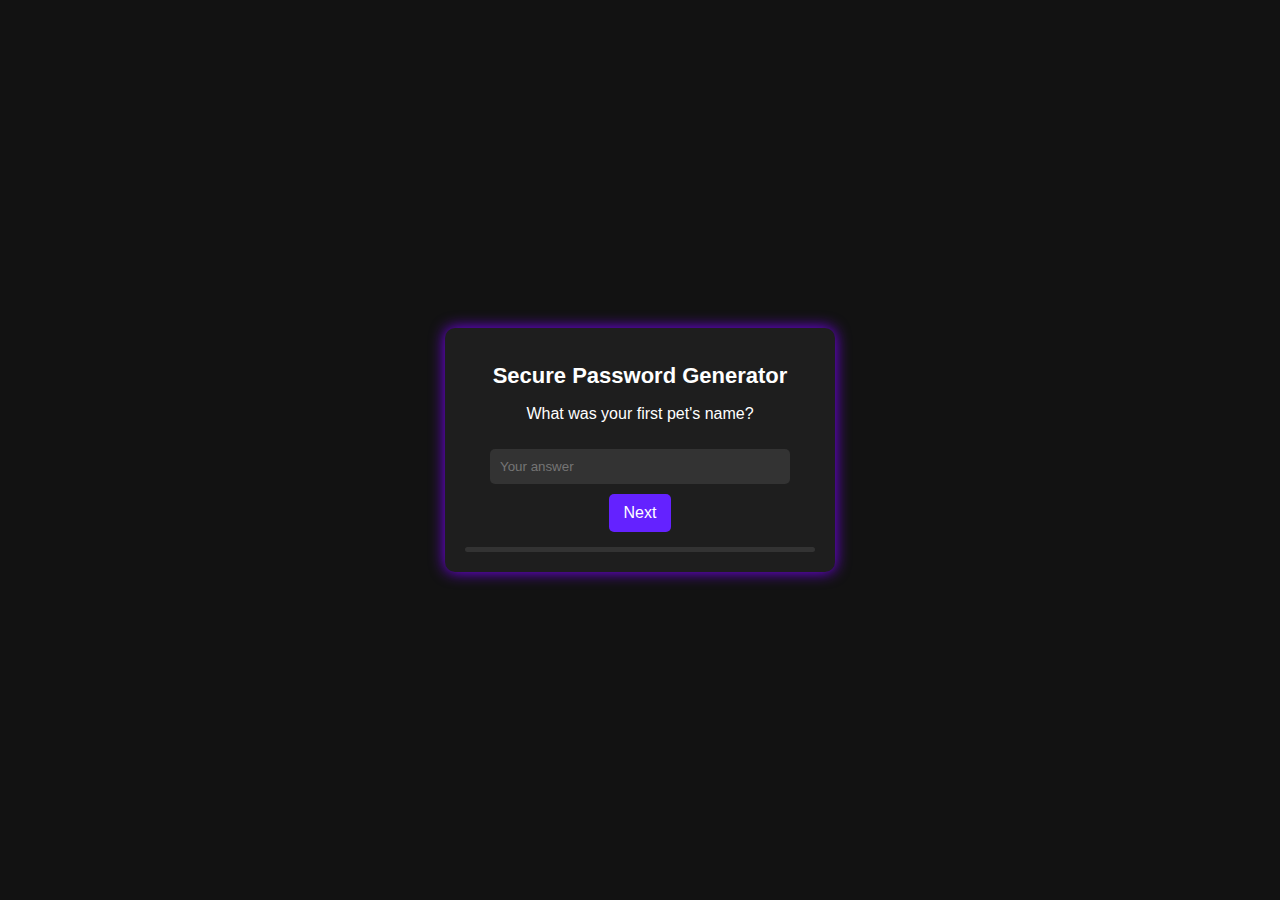
<file: index.html>
<!DOCTYPE html>
<html lang="en">
<head>
    <meta charset="UTF-8">
    <meta name="viewport" content="width=device-width, initial-scale=1.0">
    <title>Secure Password Generator</title>
    <style>
        body {
    font-family: Arial, sans-serif;
    background-color: #121212;
    color: #ffffff;
    display: flex;
    justify-content: center;
    align-items: center;
    height: 100vh;
    margin: 0;
}

.container {
    text-align: center;
    background: #1e1e1e;
    padding: 20px;
    border-radius: 10px;
    width: 350px;
    box-shadow: 0 0 15px rgb(123, 0, 255);
}

h1 {
    font-size: 22px;
}

.hidden {
    display: none;
}

input {
    width: 80%;
    padding: 10px;
    margin: 10px 0;
    border: none;
    border-radius: 5px;
    outline: none;
    background: #333;
    color: white;
}

button {
    padding: 10px 15px;
    border: none;
    border-radius: 5px;
    background: #6422ff;
    color: white;
    font-size: 16px;
    cursor: pointer;
    transition: background 0.3s;
}

button:hover {
    background: #5319e6;
}

.progress {
    width: 100%;
    height: 5px;
    background: #333;
    margin-top: 15px;
    border-radius: 5px;
    overflow: hidden;
}

#progressBar {
    width: 0%;
    height: 100%;
    border-radius: 5px;
    background: rgb(158,0,255);
    background: linear-gradient(45deg, rgba(158,0,255,1) 0%, rgba(158,0,255,1) 47%, rgba(59,0,255,1) 85%);
    transition: width 0.5s;
}

    </style>
</head>
<body>
    <div class="container">
        <h1>Secure Password Generator</h1>
        <div id="questionnaire">
            <p id="question"></p>
            <input type="text" id="answer" placeholder="Your answer" required>
            <button id="nextBtn">Next</button>
            <div class="progress">
                <div id="progressBar"></div>
            </div>
        </div>
        <div id="result" class="hidden">
            <h2>Your Secure Password:</h2>
            <input type="text" id="password" readonly>
            <button id="copyBtn">Copy</button>
            <p id="strength"></p>
        </div>
    </div>
    <script>
const questions = [
    "What was your first pet's name?",
    "Name of your sibling (or best friend)?",
    "What's your favorite geometric shape?",
    "Name a city you were born in?",
    "What was your childhood nickname?",
    "Pick a number between 1-10",
    "What's your favorite color?",
    "What is your top priority in life?"
];

let answers = [];
let currentQuestion = 0;

const questionEl = document.getElementById("question");
const answerEl = document.getElementById("answer");
const nextBtn = document.getElementById("nextBtn");
const progressBar = document.getElementById("progressBar");

const resultEl = document.getElementById("result");
const passwordEl = document.getElementById("password");
const copyBtn = document.getElementById("copyBtn");
const strengthEl = document.getElementById("strength");

function showQuestion() {
    questionEl.textContent = questions[currentQuestion];
    answerEl.value = "";
    answerEl.focus();
}

nextBtn.addEventListener("click", () => {
    const answer = answerEl.value.trim();
    if (!answer) return alert("Please enter a valid response!");

    answers.push(answer);
    currentQuestion++;

    progressBar.style.width = `${(currentQuestion / questions.length) * 100}%`;

    if (currentQuestion < questions.length) {
        showQuestion();
    } else {
        generatePassword();
    }
});

async function generatePassword() {
    document.getElementById("questionnaire").classList.add("hidden");
    resultEl.classList.remove("hidden");

    let seed = answers.join('|').toLowerCase();
    let password = await transformHash(seed);

    passwordEl.value = password;
    evaluatePasswordStrength(password);
}


function hashString(str) {
    let hash = 0;
    for (let i = 0; i < str.length; i++) {
        hash = (hash << 5) - hash + str.charCodeAt(i);
        hash &= hash;
    }
    return Math.abs(hash).toString(36);
}

async function transformHash(seed) {
    // Use a modern cryptographic hash function (SHA-256)
    const encoder = new TextEncoder();
    const data = encoder.encode(seed);
    const hashBuffer = await crypto.subtle.digest("SHA-256", data);
    
    // Convert hash to a base64-encoded string (more entropy than hex)
    let hashArray = Array.from(new Uint8Array(hashBuffer));
    let hashBase64 = btoa(String.fromCharCode.apply(null, hashArray));
    
    // Define a secure character set for the password
    const charset = "ABCDEFGHIJKLMNOPQRSTUVWXYZabcdefghijklmnopqrstuvwxyz0123456789!@#$%^&*()-_+=<>?";
    
    // Transform hash into a 16-character password using the charset
    let password = "";
    for (let i = 0; i < 16; i++) {
        let index = hashArray[i] % charset.length;
        password += charset[index];
    }
    
    return password;
}

function evaluatePasswordStrength(password) {
    let strength = 0;
    if (password.length >= 12) strength++;
    if (/[A-Z]/.test(password)) strength++;
    if (/[a-z]/.test(password)) strength++;
    if (/[0-9]/.test(password)) strength++;
    if (/[@$!%*?&#]/.test(password)) strength++;

    const messages = ["Weak 😢", "Fair 🙂", "Good 😊", "Strong 💪", "Very Strong 🔥"];
    strengthEl.textContent = `Strength: ${messages[strength]}`;
}

copyBtn.addEventListener("click", () => {
    passwordEl.select();
    document.execCommand("copy");
    alert("Password copied to clipboard!");
});

showQuestion();
    </script>
</body>
</html>
</file>
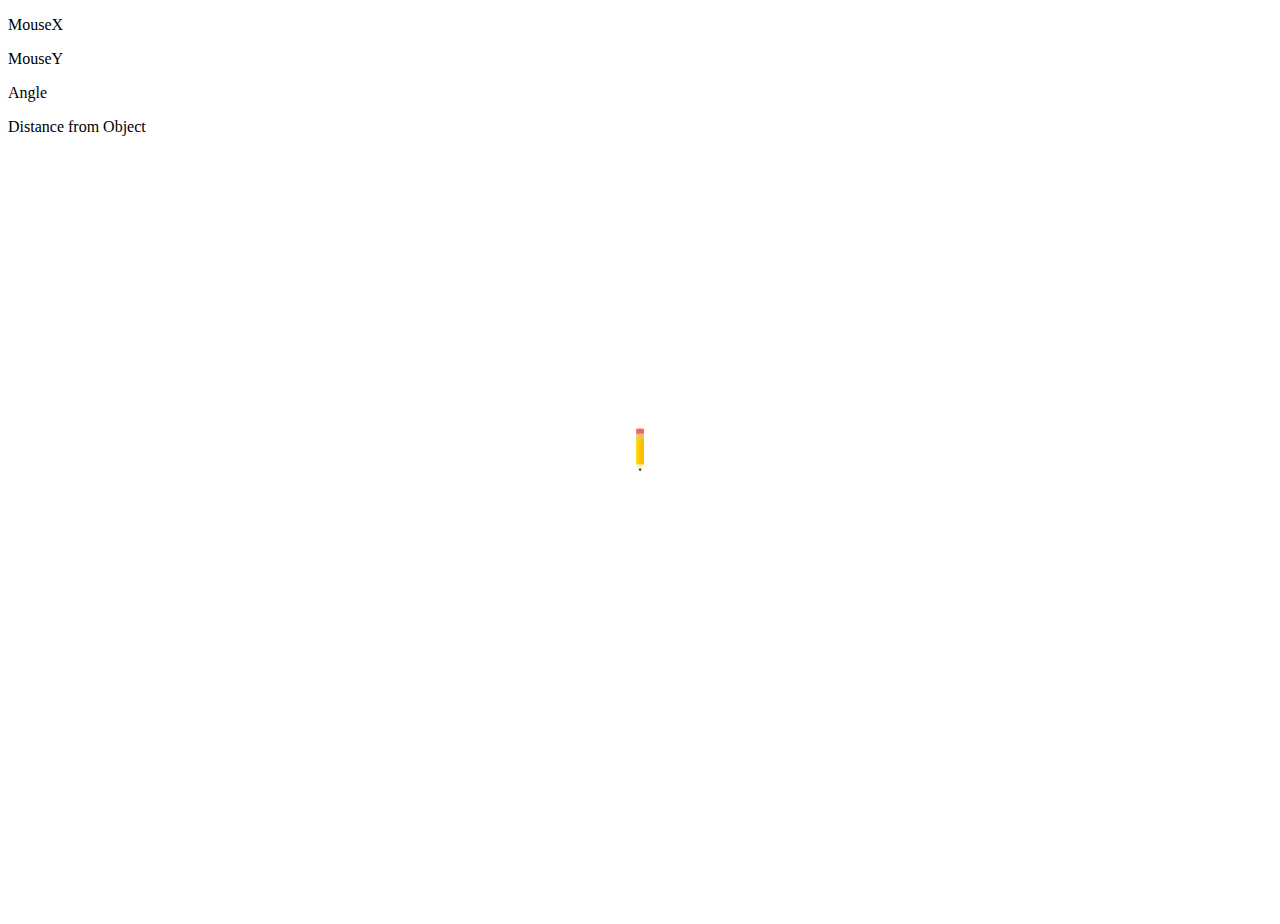
<file: drawPen.html>
<!DOCTYPE html>
<html>
<head>
    <title>Impossible img</title>
    <style>
        body {
            height: 100vh;
            overflow: hidden;
        }
        #img {
            position: absolute;
            top: 50%;
            left: 50%;
            transform: translate(-50%, -50%);
            transition: top 0.1s, left 0.1s;
            justify-content: center;
            align-items: center;
        }
    </style>
</head>
<body>
    <p id="mouseX"> MouseX</p>
    <p id="mouseY"> MouseY</p>
    <p id="angle"> Angle</p>
    <p id="distance"> Distance from Object</p>
    <img id="img" src="pencil.png" width="8vw">

    <script>
        let angle2 = 0
        document.addEventListener('mousemove', (event) => {
            const mouseX = event.clientX;
            const mouseY = event.clientY;

            document.getElementById("mouseX").innerHTML = " MouseX: " + mouseX;
            document.getElementById("mouseY").innerHTML = " MouseY: " + mouseY;

            const img = document.getElementById("img");
            const imgRect = img.getBoundingClientRect();
            const imgX = imgRect.left + imgRect.width/2;
            const imgY = imgRect.top + imgRect.height;
            
            const distance = Math.sqrt(Math.pow(mouseX - imgX, 2) + Math.pow(mouseY - imgY, 2));
            document.getElementById("distance").innerHTML = "Distance from Object: " + distance.toFixed(2);

            let angle2 = Math.sin(distance)

            document.getElementById("angle").innerHTML = " Angle: " + angle2;
            
            const threshold = 1000; // Distance at which the img starts moving
            if (distance < threshold) {
                const angle = Math.atan2(imgY - mouseY, imgX - mouseX);
                const moveX = -(Math.cos(angle) * (distance));
                const moveY = -(Math.sin(angle) * (distance));
                
                img.style.transform = `rotate(${angle2*5}deg)`;

                let newLeft = img.offsetLeft + moveX;
                let newTop = img.offsetTop + moveY;
                
                // Prevent img from escaping the viewport
                newLeft = Math.max(0, Math.min(window.innerWidth - imgRect.width, newLeft));
                newTop = Math.max(0, Math.min(window.innerHeight - imgRect.height, newTop));
                
                img.style.left = newLeft + "px";
                img.style.top = newTop + "px";
            }
        });
    </script>
</body>
</html>
</file>
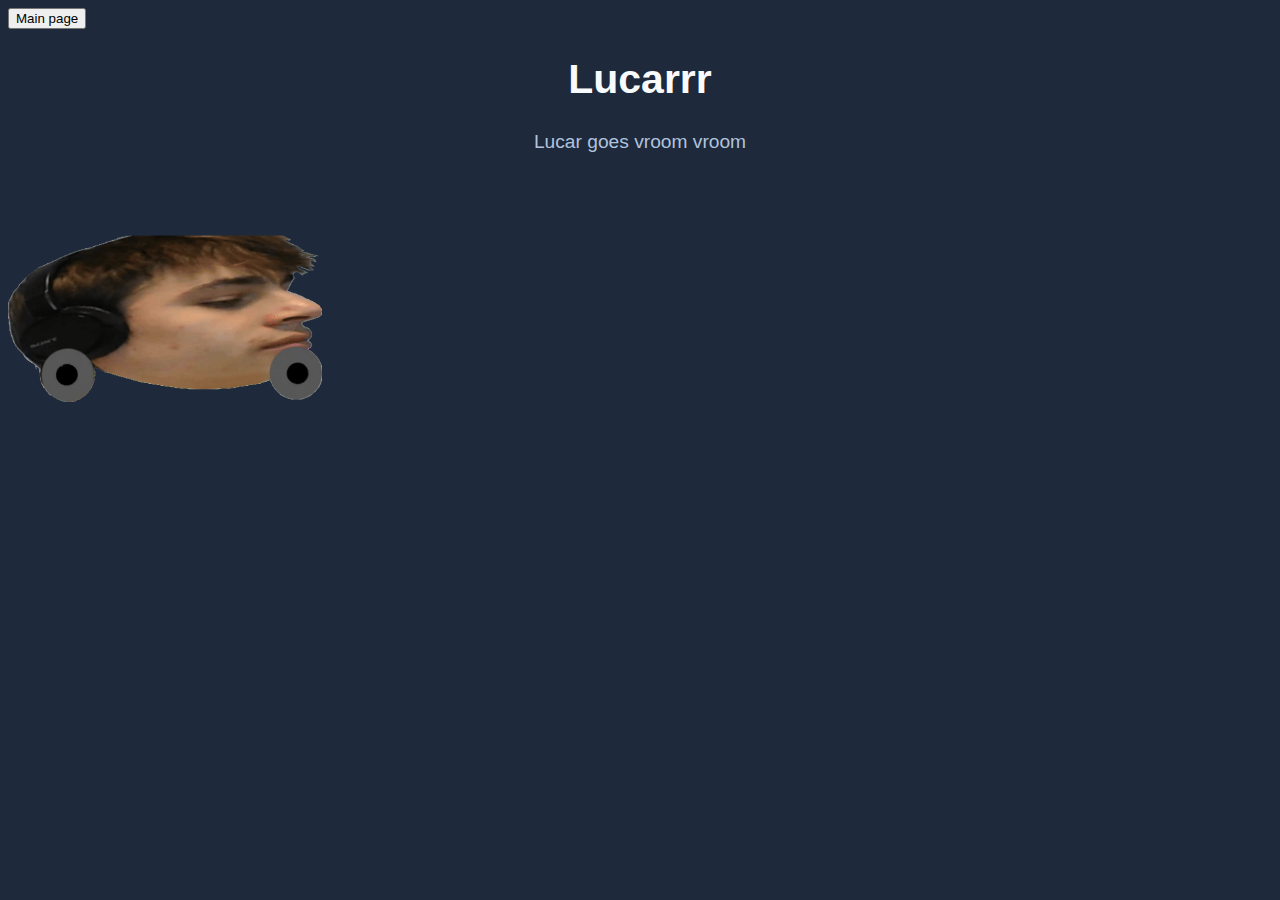
<file: lucar.html>
<link rel="stylesheet" href="style.css">
<header>
  <title>Lucarrr</title>
</header>

<body style="background: #1e293b">
  <button onclick="location.href='index.html'" type="button">Main page</button>
  <h1 style="text-align: center;font-size: 3.2vw;font-family: 'Montserrat', sans-serif;color: #f8fafc">Lucarrr</h1>
  <p style="text-align: center;font-size: 1.5vw;color: #b0c3dd;font-family: 'Montserrat', sans-serif;">Lucar goes vroom vroom</p>
  <div class="loop" style="padding-top: 5%;">
    <a href="other page.html">
      <img id="car" src="lucar transp.png" height="20%" style="align-self: center;">
    </a>
  </div>
</body>
</file>
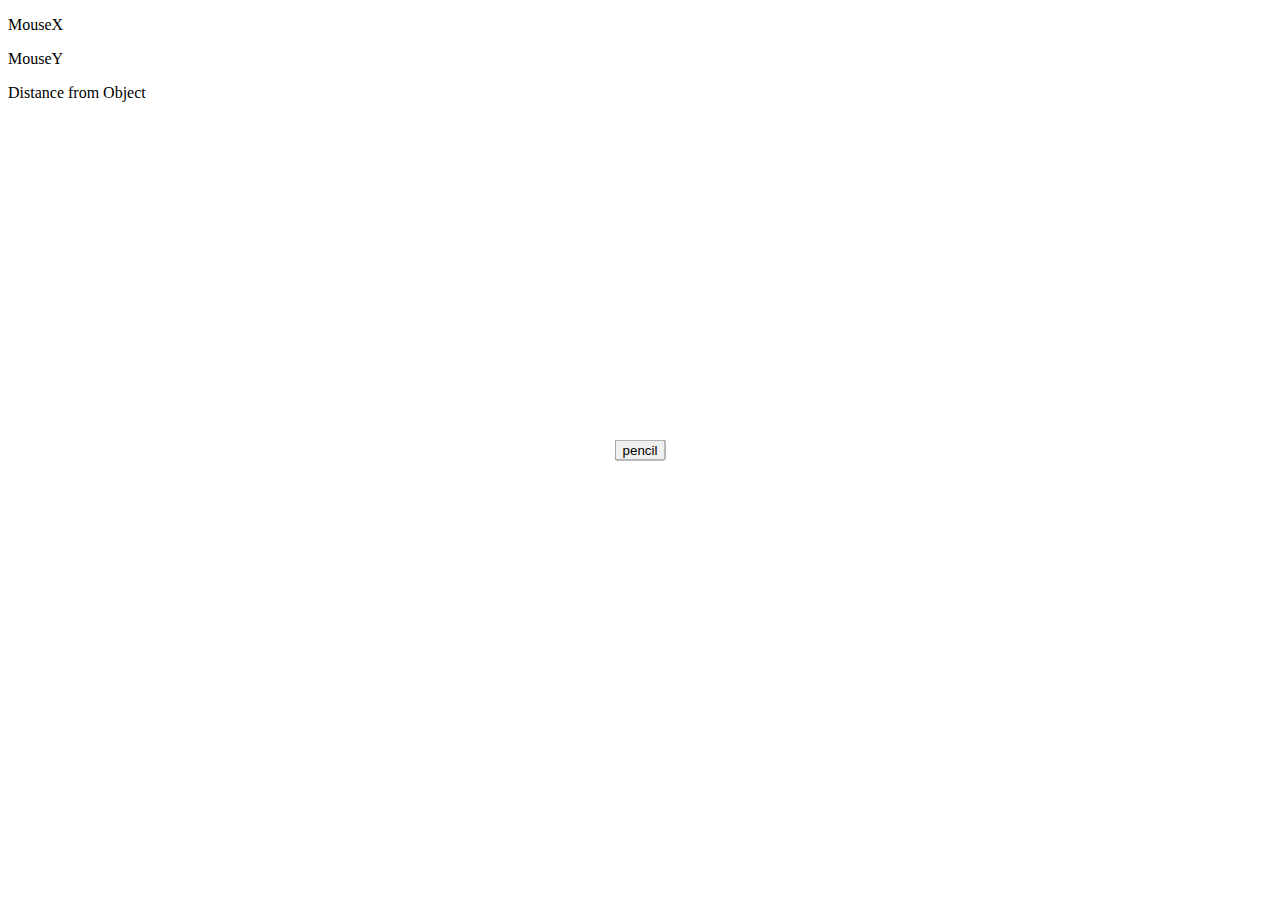
<file: movingButton.html>
<!DOCTYPE html>
<html>
<head>
    <title>Impossible Button</title>
    <style>
        body {
            height: 100vh;
            overflow: hidden;
        }
        #button {
            position: absolute;
            top: 50%;
            left: 50%;
            transform: translate(-50%, -50%);
            transition: top 0.1s, left 0.1s;
            justify-content: center;
            align-items: center;
        }
    </style>
</head>
<body>
    <p id="mouseX"> MouseX</p>
    <p id="mouseY"> MouseY</p>
    <p id="distance"> Distance from Object</p>
    <button id="button" onclick="alert('Nice Work')" type="button">pencil</button>

    <script>
        document.addEventListener('mousemove', (event) => {
            const mouseX = event.clientX;
            const mouseY = event.clientY;
            
            document.getElementById("mouseX").innerHTML = " MouseX: " + mouseX;
            document.getElementById("mouseY").innerHTML = " MouseY: " + mouseY;

            const button = document.getElementById("button");
            const buttonRect = button.getBoundingClientRect();
            const buttonX = buttonRect.left + buttonRect.width / 2;
            const buttonY = buttonRect.top + buttonRect.height / 2;
            
            const distance = Math.sqrt(Math.pow(mouseX - buttonX, 2) + Math.pow(mouseY - buttonY, 2));
            document.getElementById("distance").innerHTML = "Distance from Object: " + distance.toFixed(2);
            
            const threshold = 1000; // Distance at which the button starts moving
            if (distance < threshold) {
                const angle = Math.atan2(buttonY - mouseY, buttonX - mouseX);
                const moveX = -(Math.cos(angle) * (distance));
                const moveY = -(Math.sin(angle) * (distance));
                
                let newLeft = button.offsetLeft + moveX;
                let newTop = button.offsetTop + moveY;
                
                // Prevent button from escaping the viewport
                newLeft = Math.max(0, Math.min(window.innerWidth - buttonRect.width, newLeft));
                newTop = Math.max(0, Math.min(window.innerHeight - buttonRect.height, newTop));
                
                button.style.left = newLeft + "px";
                button.style.top = newTop + "px";
            }
        });
    </script>
</body>
</html>
</file>
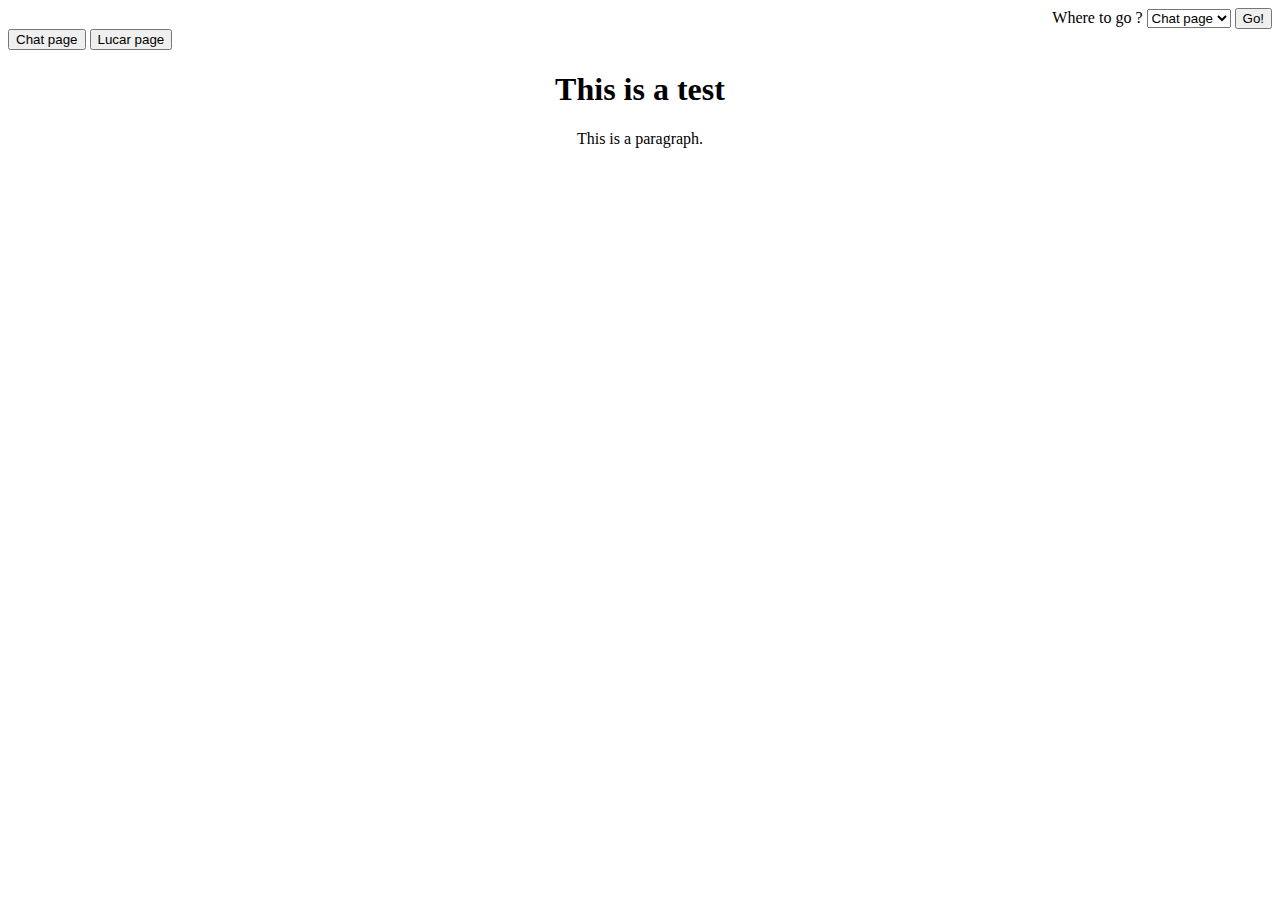
<file: mustHave.html>
<!DOCTYPE html>
<html>
    <head>
        <title>My website</title>
    </head>

    <body>
        <form action="script.js" style="text-align: right;">
            <label for="website">Where to go ?</label>

            <select name="website" id="website">
              <option value="chat.html">Chat page</option>
              <option value="lucar.html">Lucar</option>
            </select>
            <input type="submit" value="Go!">
        </form>
        
        <button onclick="location.href='party.html'" type="button">Chat page</button>
        <button onclick="location.href='lucar.html'" type="button">Lucar page</button>
        <center>
            <h1>This is a test</h1>
            <p>This is a paragraph.</p>
        </center>
    </body>
    
</html>
</file>
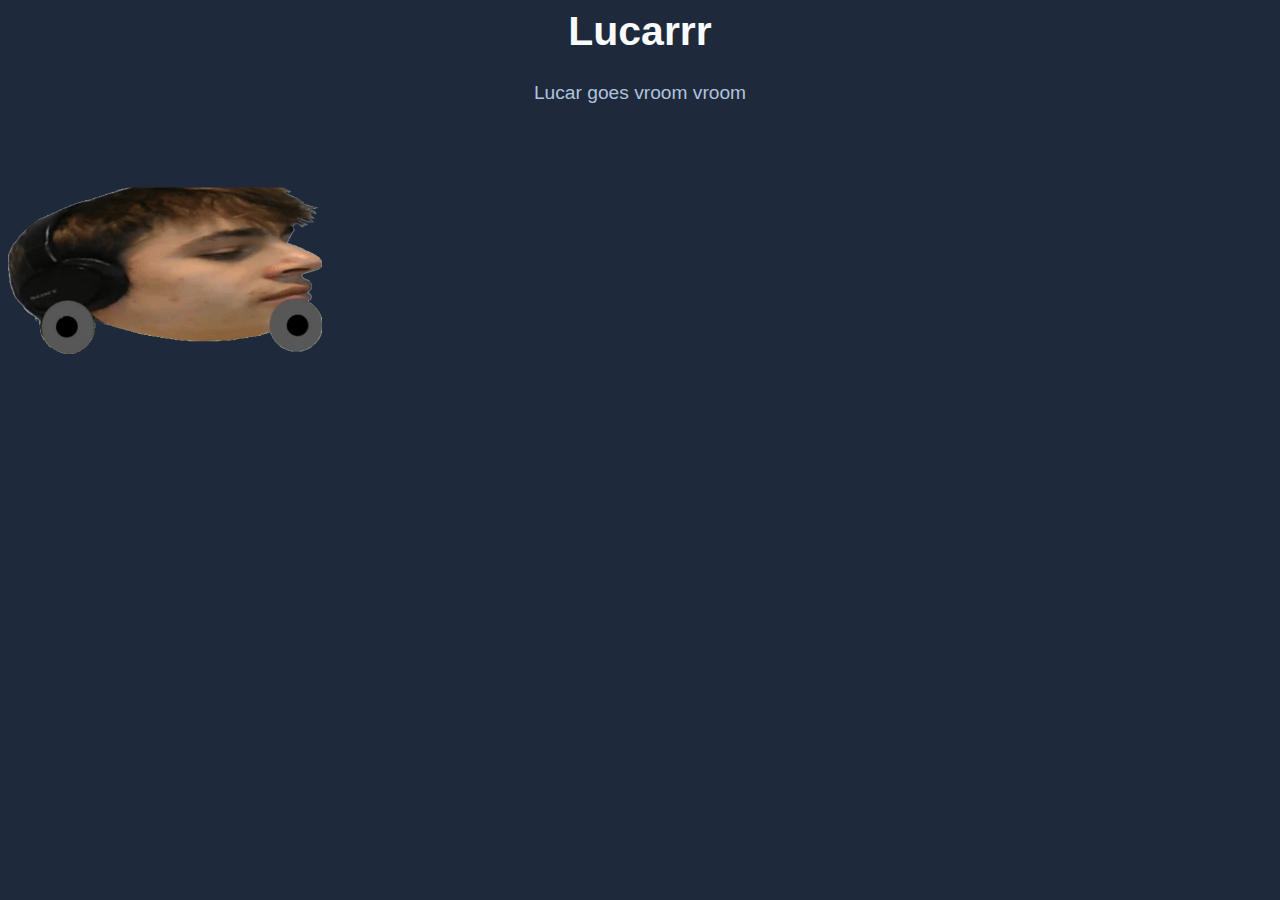
<file: other page.html>
<link rel="stylesheet" href="style.css">
<header>
  <title>Lucarrr</title>
</header>

<body style="background: #1e293b">
  <h1 style="text-align: center;font-size: 3.2vw;font-family: 'Montserrat', sans-serif;color: #f8fafc">Lucarrr</h1>
  <p style="text-align: center;font-size: 1.5vw;color: #b0c3dd;font-family: 'Montserrat', sans-serif;">Lucar goes vroom vroom</p>
  <div class="loop" style="padding-top: 5%;">
    <a href="other page.html">
      <img id="car" src="lucar transp.png" height="20%" style="align-self: center;">
    </a>
  </div>
</body>
</file>
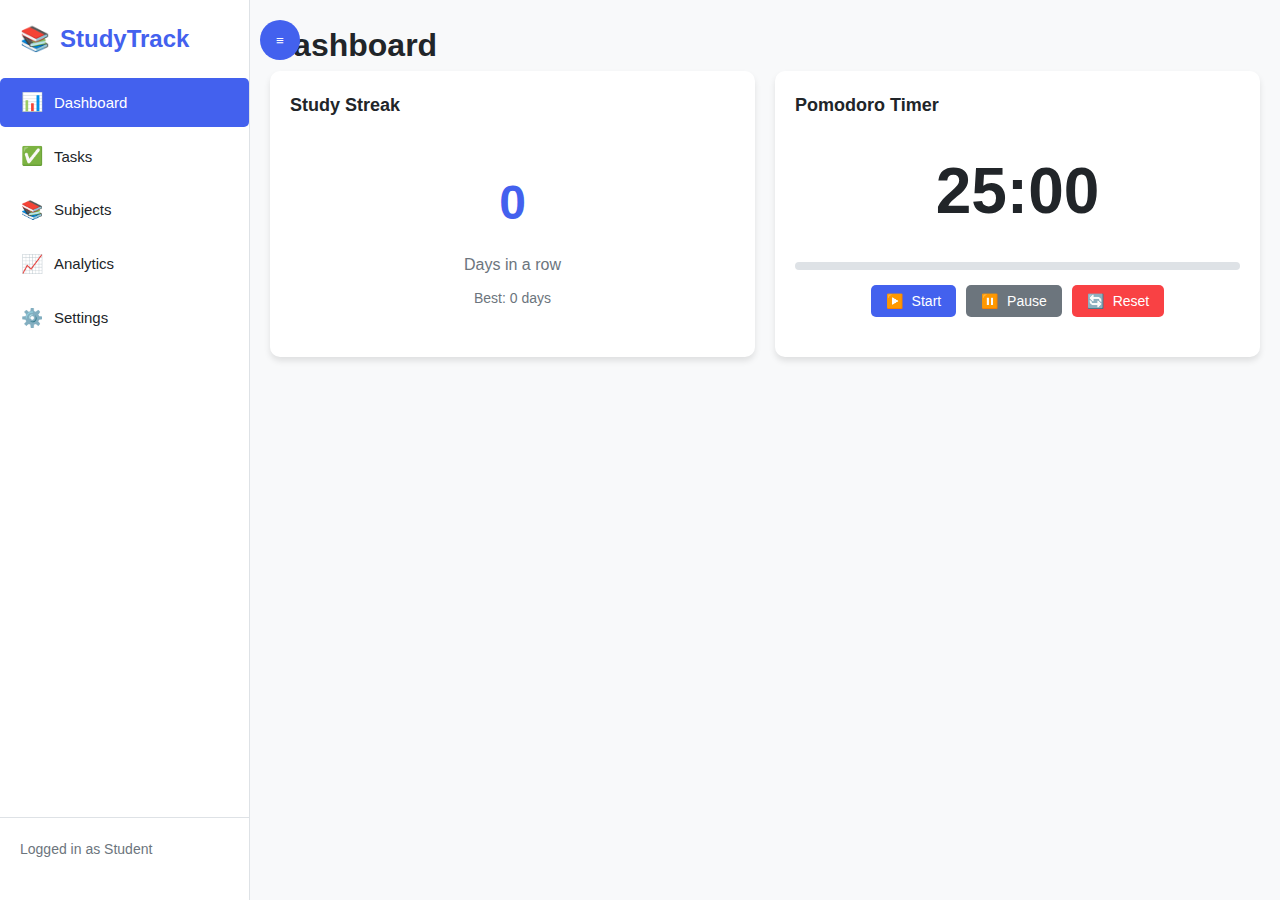
<file: study.html>
<!DOCTYPE html>
<html lang="en">
<head>
    <meta charset="UTF-8">
    <meta name="viewport" content="width=device-width, initial-scale=1.0">
    <title>StudyTrack - Study Management App</title>
    <style>
        :root {
            --primary: #4361ee;
            --primary-light: #4895ef;
            --primary-dark: #3f37c9;
            --accent: #f72585;
            --success: #4cc9f0;
            --warning: #f8961e;
            --danger: #f94144;
            --light: #f8f9fa;
            --dark: #212529;
            --gray: #6c757d;
            --light-gray: #dee2e6;
            --white: #ffffff;
            
            --font-main: -apple-system, BlinkMacSystemFont, 'Segoe UI', Roboto, Oxygen, Ubuntu, Cantarell, 'Open Sans', 'Helvetica Neue', sans-serif;
            
            /* Light theme default */
            --bg-primary: var(--white);
            --bg-secondary: var(--light);
            --text-primary: var(--dark);
            --text-secondary: var(--gray);
            --border-color: var(--light-gray);
        }
        
        [data-theme="dark"] {
            --bg-primary: #121212;
            --bg-secondary: #1e1e1e;
            --text-primary: var(--light);
            --text-secondary: #adb5bd;
            --border-color: #2a2a2a;
        }
        
        * {
            margin: 0;
            padding: 0;
            box-sizing: border-box;
        }
        
        body {
            font-family: var(--font-main);
            background-color: var(--bg-secondary);
            color: var(--text-primary);
            line-height: 1.6;
            transition: background-color 0.3s, color 0.3s;
        }
        
        .container {
            display: flex;
            min-height: 100vh;
        }
        
        /* Sidebar styling */
        .sidebar {
            width: 250px;
            background-color: var(--bg-primary);
            border-right: 1px solid var(--border-color);
            padding: 20px 0;
            display: flex;
            flex-direction: column;
            position: fixed;
            height: 100vh;
            overflow-y: auto;
            z-index: 10;
            transition: transform 0.3s;
        }
        
        .sidebar-collapsed {
            transform: translateX(-250px);
        }
        
        .logo {
            padding: 0 20px 20px;
            font-size: 24px;
            font-weight: bold;
            color: var(--primary);
            display: flex;
            align-items: center;
            gap: 10px;
        }
        
        .nav-links {
            list-style: none;
            padding: 0;
        }
        
        .nav-links li {
            padding: 10px 20px;
            margin-bottom: 5px;
            cursor: pointer;
            border-radius: 5px;
            display: flex;
            align-items: center;
            gap: 10px;
        }
        
        .nav-links li:hover {
            background-color: var(--bg-secondary);
        }
        
        .nav-links li.active {
            background-color: var(--primary);
            color: var(--white);
        }
        
        .nav-links .nav-icon {
            font-size: 18px;
            width: 24px;
            text-align: center;
        }
        
        .nav-text {
            font-size: 15px;
        }
        
        .username-display {
            margin-top: auto;
            padding: 20px;
            border-top: 1px solid var(--border-color);
            font-size: 14px;
            color: var(--text-secondary);
        }
        
        /* Main content styling */
        .main-content {
            flex: 1;
            margin-left: 250px;
            padding: 20px;
            transition: margin-left 0.3s;
        }
        
        .main-content-expanded {
            margin-left: 0;
        }
        
        .toggle-sidebar {
            position: fixed;
            top: 20px;
            left: 260px;
            z-index: 20;
            background-color: var(--primary);
            color: var(--white);
            border: none;
            border-radius: 50%;
            width: 40px;
            height: 40px;
            display: flex;
            align-items: center;
            justify-content: center;
            cursor: pointer;
            transition: left 0.3s;
        }
        
        .toggle-sidebar.collapsed {
            left: 10px;
        }
        
        /* Dashboard styling */
        .dashboard-grid {
            display: grid;
            grid-template-columns: repeat(auto-fit, minmax(300px, 1fr));
            gap: 20px;
            margin-bottom: 20px;
        }
        
        .card {
            background-color: var(--bg-primary);
            border-radius: 10px;
            padding: 20px;
            box-shadow: 0 4px 6px rgba(0, 0, 0, 0.1);
        }
        
        .card-header {
            display: flex;
            justify-content: space-between;
            align-items: center;
            margin-bottom: 15px;
        }
        
        .card-title {
            font-size: 18px;
            font-weight: 600;
        }
        
        .streak-display {
            text-align: center;
            padding: 20px 0;
        }
        
        .streak-count {
            font-size: 48px;
            font-weight: bold;
            color: var(--primary);
            margin: 10px 0;
        }
        
        .streak-label {
            font-size: 16px;
            color: var(--text-secondary);
        }
        
        .best-streak {
            font-size: 14px;
            color: var(--text-secondary);
            margin-top: 10px;
        }
        
        /* Pomodoro Timer */
        .timer-display {
            font-size: 64px;
            font-weight: bold;
            text-align: center;
            margin: 20px 0;
        }
        
        .timer-controls {
            display: flex;
            justify-content: center;
            gap: 10px;
            margin-bottom: 20px;
        }
        
        .btn {
            padding: 8px 15px;
            border: none;
            border-radius: 5px;
            background-color: var(--primary);
            color: var(--white);
            cursor: pointer;
            font-size: 14px;
            transition: background-color 0.2s;
        }
        
        .btn:hover {
            background-color: var(--primary-dark);
        }
        
        .btn-secondary {
            background-color: var(--gray);
        }
        
        .btn-danger {
            background-color: var(--danger);
        }
        
        .btn-warning {
            background-color: var(--warning);
        }
        
        .btn-success {
            background-color: var(--success);
        }
        
        .btn-icon {
            margin-right: 5px;
        }
        
        .timer-settings {
            display: flex;
            flex-wrap: wrap;
            gap: 10px;
            margin-top: 15px;
        }
        
        .timer-settings .input-group {
            display: flex;
            flex-direction: column;
            flex: 1;
            min-width: 120px;
        }
        
        .timer-settings label {
            font-size: 14px;
            margin-bottom: 5px;
            color: var(--text-secondary);
        }
        
        .timer-settings input, .timer-settings select {
            padding: 8px;
            border: 1px solid var(--border-color);
            border-radius: 5px;
            background-color: var(--bg-primary);
            color: var(--text-primary);
        }
        
        .progress-container {
            height: 8px;
            background-color: var(--border-color);
            border-radius: 4px;
            margin: 15px 0;
        }
        
        .progress-bar {
            height: 100%;
            background-color: var(--primary);
            border-radius: 4px;
            transition: width 0.3s;
        }
        
        /* To-do list styling */
        .todo-list {
            list-style: none;
            margin-top: 15px;
        }
        
        .todo-item {
            display: flex;
            align-items: center;
            padding: 12px;
            border-bottom: 1px solid var(--border-color);
            transition: background-color 0.2s;
        }
        
        .todo-item:hover {
            background-color: var(--bg-secondary);
        }
        
        .todo-checkbox {
            margin-right: 10px;
        }
        
        .todo-title {
            flex: 1;
            font-size: 15px;
        }
        
        .todo-completed .todo-title {
            text-decoration: line-through;
            color: var(--text-secondary);
        }
        
        .todo-actions {
            display: flex;
            gap: 5px;
        }
        
        .todo-btn {
            background: none;
            border: none;
            cursor: pointer;
            font-size: 16px;
            color: var(--text-secondary);
            padding: 5px;
        }
        
        .todo-btn:hover {
            color: var(--primary);
        }
        
        .todo-btn.delete:hover {
            color: var(--danger);
        }
        
        .todo-info {
            display: flex;
            align-items: center;
            gap: 10px;
            font-size: 13px;
            color: var(--text-secondary);
        }
        
        .priority-indicator {
            display: inline-block;
            width: 12px;
            height: 12px;
            border-radius: 50%;
        }
        
        .priority-1 {
            background-color: var(--danger);
        }
        
        .priority-2 {
            background-color: var(--warning);
        }
        
        .priority-3 {
            background-color: var(--success);
        }
        
        /* Task management styling */
        .task-controls {
            display: flex;
            justify-content: space-between;
            margin-bottom: 20px;
            flex-wrap: wrap;
            gap: 10px;
        }
        
        .search-box {
            position: relative;
            flex: 1;
            max-width: 400px;
        }
        
        .search-box input {
            width: 100%;
            padding: 10px 15px 10px 35px;
            border: 1px solid var(--border-color);
            border-radius: 5px;
            background-color: var(--bg-primary);
            color: var(--text-primary);
        }
        
        .search-icon {
            position: absolute;
            left: 10px;
            top: 50%;
            transform: translateY(-50%);
            color: var(--text-secondary);
        }
        
        .filter-group {
            display: flex;
            gap: 10px;
            align-items: center;
        }
        
        .filter-group select {
            padding: 10px;
            border: 1px solid var(--border-color);
            border-radius: 5px;
            background-color: var(--bg-primary);
            color: var(--text-primary);
        }
        
        .task-list {
            margin-top: 20px;
        }
        
        .task-item {
            background-color: var(--bg-primary);
            border-radius: 5px;
            padding: 15px;
            margin-bottom: 10px;
            box-shadow: 0 2px 4px rgba(0, 0, 0, 0.05);
            display: flex;
            flex-wrap: wrap;
            gap: 10px;
            align-items: center;
        }
        
        .task-item-header {
            flex: 1;
            min-width: 250px;
        }
        
        .task-title {
            font-weight: 600;
            margin-bottom: 5px;
            display: flex;
            align-items: center;
            gap: 10px;
        }
        
        .task-description {
            font-size: 14px;
            color: var(--text-secondary);
            margin-top: 5px;
        }
        
        .task-meta {
            display: flex;
            flex-wrap: wrap;
            gap: 15px;
            margin-top: 10px;
            font-size: 13px;
            color: var(--text-secondary);
        }
        
        .task-meta div {
            display: flex;
            align-items: center;
            gap: 5px;
        }
        
        .task-actions {
            display: flex;
            gap: 5px;
        }
        
        /* Form styling */
        .form-group {
            margin-bottom: 15px;
        }
        
        .form-group label {
            display: block;
            margin-bottom: 5px;
            font-weight: 500;
        }
        
        .form-group input,
        .form-group select,
        .form-group textarea {
            width: 100%;
            padding: 10px;
            border: 1px solid var(--border-color);
            border-radius: 5px;
            background-color: var(--bg-primary);
            color: var(--text-primary);
        }
        
        .form-group textarea {
            min-height: 100px;
            resize: vertical;
        }
        
        .form-row {
            display: flex;
            gap: 15px;
            margin-bottom: 15px;
        }
        
        .form-row .form-group {
            flex: 1;
            margin-bottom: 0;
        }
        
        /* Modal styling */
        .modal-overlay {
            position: fixed;
            top: 0;
            left: 0;
            right: 0;
            bottom: 0;
            background-color: rgba(0, 0, 0, 0.5);
            display: flex;
            align-items: center;
            justify-content: center;
            z-index: 1000;
            opacity: 0;
            visibility: hidden;
            transition: opacity 0.3s, visibility 0.3s;
        }
        
        .modal-overlay.show {
            opacity: 1;
            visibility: visible;
        }
        
        .modal {
            background-color: var(--bg-primary);
            border-radius: 10px;
            width: 100%;
            max-width: 500px;
            max-height: 90vh;
            overflow-y: auto;
            padding: 25px;
            box-shadow: 0 4px 20px rgba(0, 0, 0, 0.15);
            transform: translateY(-20px);
            transition: transform 0.3s;
        }
        
        .modal-overlay.show .modal {
            transform: translateY(0);
        }
        
        .modal-header {
            display: flex;
            justify-content: space-between;
            align-items: center;
            margin-bottom: 20px;
        }
        
        .modal-title {
            font-size: 20px;
            font-weight: bold;
        }
        
        .modal-close {
            background: none;
            border: none;
            font-size: 24px;
            cursor: pointer;
            color: var(--text-secondary);
        }
        
        .modal-footer {
            display: flex;
            justify-content: flex-end;
            gap: 10px;
            margin-top: 20px;
        }
        
        /* Subject tracking styling */
        .subject-grid {
            display: grid;
            grid-template-columns: repeat(auto-fill, minmax(250px, 1fr));
            gap: 20px;
        }
        
        .subject-card {
            background-color: var(--bg-primary);
            border-radius: 10px;
            padding: 20px;
            box-shadow: 0 4px 6px rgba(0, 0, 0, 0.1);
        }
        
        .subject-header {
            display: flex;
            justify-content: space-between;
            align-items: flex-start;
            margin-bottom: 15px;
        }
        
        .subject-title {
            font-size: 18px;
            font-weight: 600;
        }
        
        .subject-actions {
            display: flex;
            gap: 5px;
        }
        
        .subject-progress {
            margin: 15px 0;
        }
        
        .progress-stats {
            display: flex;
            justify-content: space-between;
            font-size: 14px;
            margin-top: 5px;
        }
        
        .subject-stats {
            display: flex;
            flex-wrap: wrap;
            gap: 15px;
            font-size: 14px;
            color: var(--text-secondary);
            margin-top: 15px;
        }
        
        .subject-stat {
            display: flex;
            align-items: center;
            gap: 5px;
        }
        
        .stat-value {
            font-weight: 600;
            color: var(--text-primary);
        }
        
        /* Settings styling */
        .settings-section {
            margin-bottom: 30px;
        }
        
        .settings-title {
            font-size: 20px;
            font-weight: 600;
            margin-bottom: 15px;
            padding-bottom: 10px;
            border-bottom: 1px solid var(--border-color);
        }
        
        .settings-option {
            display: flex;
            justify-content: space-between;
            align-items: center;
            padding: 15px 0;
            border-bottom: 1px solid var(--border-color);
        }
        
        .settings-label {
            font-weight: 500;
        }
        
        .settings-description {
            font-size: 14px;
            color: var(--text-secondary);
            margin-top: 5px;
        }
        
        .theme-toggle {
            position: relative;
            display: inline-block;
            width: 60px;
            height: 30px;
        }
        
        .theme-toggle input {
            opacity: 0;
            width: 0;
            height: 0;
        }
        
        .toggle-slider {
            position: absolute;
            cursor: pointer;
            top: 0;
            left: 0;
            right: 0;
            bottom: 0;
            background-color: var(--light-gray);
            transition: 0.4s;
            border-radius: 30px;
        }
        
        .toggle-slider:before {
            position: absolute;
            content: "";
            height: 22px;
            width: 22px;
            left: 4px;
            bottom: 4px;
            background-color: var(--white);
            transition: 0.4s;
            border-radius: 50%;
        }
        
        input:checked + .toggle-slider {
            background-color: var(--primary);
        }
        
        input:checked + .toggle-slider:before {
            transform: translateX(30px);
        }
        
        /* Analytics styling */
        .analytics-summary {
            display: flex;
            flex-wrap: wrap;
            gap: 20px;
            margin-bottom: 30px;
        }
        
        .summary-card {
            background-color: var(--bg-primary);
            border-radius: 10px;
            padding: 20px;
            flex: 1;
            min-width: 200px;
            box-shadow: 0 4px 6px rgba(0, 0, 0, 0.1);
            display: flex;
            flex-direction: column;
            align-items: center;
            text-align: center;
        }
        
        .summary-value {
            font-size: 28px;
            font-weight: bold;
            margin: 10px 0;
            color: var(--primary);
        }
        
        .summary-label {
            font-size: 14px;
            color: var(--text-secondary);
        }
        
        .chart-container {
            background-color: var(--bg-primary);
            border-radius: 10px;
            padding: 20px;
            box-shadow: 0 4px 6px rgba(0, 0, 0, 0.1);
            margin-bottom: 20px;
        }
        
        .chart-controls {
            display: flex;
            justify-content: space-between;
            align-items: center;
            margin-bottom: 20px;
            flex-wrap: wrap;
            gap: 10px;
        }
        
        .chart-title {
            font-size: 18px;
            font-weight: 600;
        }
        
        .period-selector {
            display: flex;
            gap: 10px;
        }
        
        .period-btn {
            padding: 6px 12px;
            border: 1px solid var(--border-color);
            border-radius: 5px;
            background-color: var(--bg-primary);
            color: var(--text-primary);
            cursor: pointer;
            font-size: 14px;
            transition: background-color 0.2s;
        }
        
        .period-btn.active {
            background-color: var(--primary);
            color: var(--white);
            border-color: var(--primary);
        }
        
        .chart {
            height: 300px;
            position: relative;
        }
        
        .chart-bars {
            display: flex;
            height: 250px;
            align-items: flex-end;
            justify-content: space-around;
            padding: 0 10px;
        }
        
        .chart-bar {
            flex: 1;
            margin: 0 5px;
            background-color: var(--primary-light);
            min-width: 20px;
            max-width: 50px;
            border-radius: 5px 5px 0 0;
            position: relative;
            transition: height 0.5s;
        }
        
        .chart-bar-label {
            position: absolute;
            bottom: -25px;
            left: 50%;
            transform: translateX(-50%);
            font-size: 12px;
            color: var(--text-secondary);
            text-align: center;
            white-space: nowrap;
        }
        
        .chart-axis {
            display: flex;
            justify-content: space-between;
            margin-top: 30px;
            color: var(--text-secondary);
            font-size: 12px;
        }
        
        /* Subject breakdown pie chart styling */
        .subjects-breakdown {
            display: flex;
            flex-wrap: wrap;
            gap: 20px;
        }
        
        .pie-chart-container {
            flex: 1;
            min-width: 250px;
            display: flex;
            flex-direction: column;
            align-items: center;
        }
        
        .pie-chart {
            width: 200px;
            height: 200px;
            position: relative;
            border-radius: 50%;
            overflow: hidden;
            margin: 20px 0;
        }
        
        .pie-segment {
            position: absolute;
            width: 100%;
            height: 100%;
            transform-origin: 50% 50%;
            transition: transform 0.3s;
        }
        
        .pie-legend {
            width: 100%;
            max-width: 250px;
        }
        
        .legend-item {
            display: flex;
            align-items: center;
            margin-bottom: 8px;
            font-size: 14px;
        }
        
        .legend-color {
            width: 12px;
            height: 12px;
            border-radius: 3px;
            margin-right: 8px;
        }
        
        .legend-label {
            flex: 1;
        }
        
        .legend-value {
            font-weight: 500;
        }
        
        /* Responsive styling */
        @media (max-width: 768px) {
            .sidebar {
                transform: translateX(-250px);
            }
            
            .sidebar-collapsed {
                transform: translateX(0);
            }
            
            .main-content {
                margin-left: 0;
            }
            
            .main-content-expanded {
                margin-left: 250px;
            }
            
            .toggle-sidebar {
                left: 10px;
            }
            
            .toggle-sidebar.collapsed {
                left: 260px;
            }
            
            .form-row {
                flex-direction: column;
                gap: 15px;
            }
            
            .dashboard-grid {
                grid-template-columns: 1fr;
            }
        }
        
        /* Notification */
        .notification {
            position: fixed;
            top: 20px;
            right: 20px;
            background-color: var(--primary);
            color: white;
            padding: 15px 20px;
            border-radius: 5px;
            box-shadow: 0 4px 8px rgba(0, 0, 0, 0.1);
            z-index: 1000;
            transform: translateY(-100px);
            opacity: 0;
            transition: transform 0.3s, opacity 0.3s;
        }
        
        .notification.show {
            transform: translateY(0);
            opacity: 1;
        }
        
        .notification.success {
            background-color: var(--success);
        }
        
        .notification.warning {
            background-color: var(--warning);
        }
        
        .notification.error {
            background-color: var(--danger);
        }
        
        /* Loading */
        .loading {
            display: inline-block;
            width: 30px;
            height: 30px;
            border: 3px solid rgba(255, 255, 255, 0.3);
            border-radius: 50%;
            border-top-color: var(--white);
            animation: spin 1s ease-in-out infinite;
        }
        
        @keyframes spin {
            to { transform: rotate(360deg); }
        }
        
        /* Hidden by default */
        [data-page] {
            display: none;
        }
        
        /* Show active page */
        [data-page].active {
            display: block;
        }
        
        /* Animations */
        @keyframes fadeIn {
            from { opacity: 0; }
            to { opacity: 1; }
        }
        
        .fade-in {
            animation: fadeIn 0.3s forwards;
        }
    </style>
</head>
<body>
    <!-- Sidebar -->
    <div class="sidebar">
        <div class="logo">
            <span>📚</span> StudyTrack
        </div>
        <ul class="nav-links">
            <li class="active" data-nav="dashboard">
                <span class="nav-icon">📊</span>
                <span class="nav-text">Dashboard</span>
            </li>
            <li data-nav="tasks">
                <span class="nav-icon">✅</span>
                <span class="nav-text">Tasks</span>
            </li>
            <li data-nav="subjects">
                <span class="nav-icon">📚</span>
                <span class="nav-text">Subjects</span>
            </li>
            <li data-nav="analytics">
                <span class="nav-icon">📈</span>
                <span class="nav-text">Analytics</span>
            </li>
            <li data-nav="settings">
                <span class="nav-icon">⚙️</span>
                <span class="nav-text">Settings</span>
            </li>
        </ul>
        <div class="username-display">
            <span>Logged in as </span>
            <span id="username-display-text">Student</span>
        </div>
    </div>
    
    <!-- Main Content -->
    <div class="container">
        <button class="toggle-sidebar">
            ≡
        </button>
        
        <div class="main-content">
            <!-- Dashboard Page -->
            <div data-page="dashboard" class="active">
                <h1>Dashboard</h1>
                <div class="dashboard-grid">
                    <!-- Streak Card -->
                    <div class="card">
                        <div class="card-header">
                            <h2 class="card-title">Study Streak</h2>
                        </div>
                        <div class="streak-display">
                            <div class="streak-count" id="current-streak">0</div>
                            <div class="streak-label">Days in a row</div>
                            <div class="best-streak">Best: <span id="best-streak">0</span> days</div>
                        </div>
                    </div>
                    
                    <!-- Pomodoro Timer Card -->
                    <div class="card">
                        <div class="card-header">
                            <h2 class="card-title">Pomodoro Timer</h2>
                        </div>
                        <div class="timer-display" id="timer-display">25:00</div>
                        <div class="progress-container">
                            <div class="progress-bar" id="timer-progress" style="width: 0%"></div>
                        </div>
                        <div class="timer-controls">
                            <button class="btn" id="timer-start">
                                <span class="btn-icon">▶️</span> Start
                            </button>
                            <button class="btn btn-secondary" id="timer-pause" disabled>
                                <span class="btn-icon">⏸️</span> Pause
                            </button>
                            <button class="btn btn-danger" id="timer-reset" disabled>
                                <span class="btn-icon">🔄</span> Reset
                            </button>
                        </div>
                        <div class="timer-settings">
                            <div class="input-group">
                                <label
</file>
<file: style.css>
#car{
  margin-left: auto;
  margin-right: auto;
  animation-name: cary;
  animation-timing-function: linear;
  animation-iteration-count: infinite;
  animation-direction: normal;
  animation-duration: 3000ms;
}

.loop {
    
    animation-name: loopy;
    animation-timing-function: linear;
    animation-iteration-count: infinite;
    animation-direction: alternate;
    animation-duration: 3000ms;
}

@keyframes cary{
  0%{
    transform: rotate(0deg)
  }
  100%{
    transform: rotate(1440deg);
  }
}

@keyframes loopy {
  0% {
    transform: translateX(-10%);
  }
  100%{
    transform: translateX(98%);
  }
}
</file>
